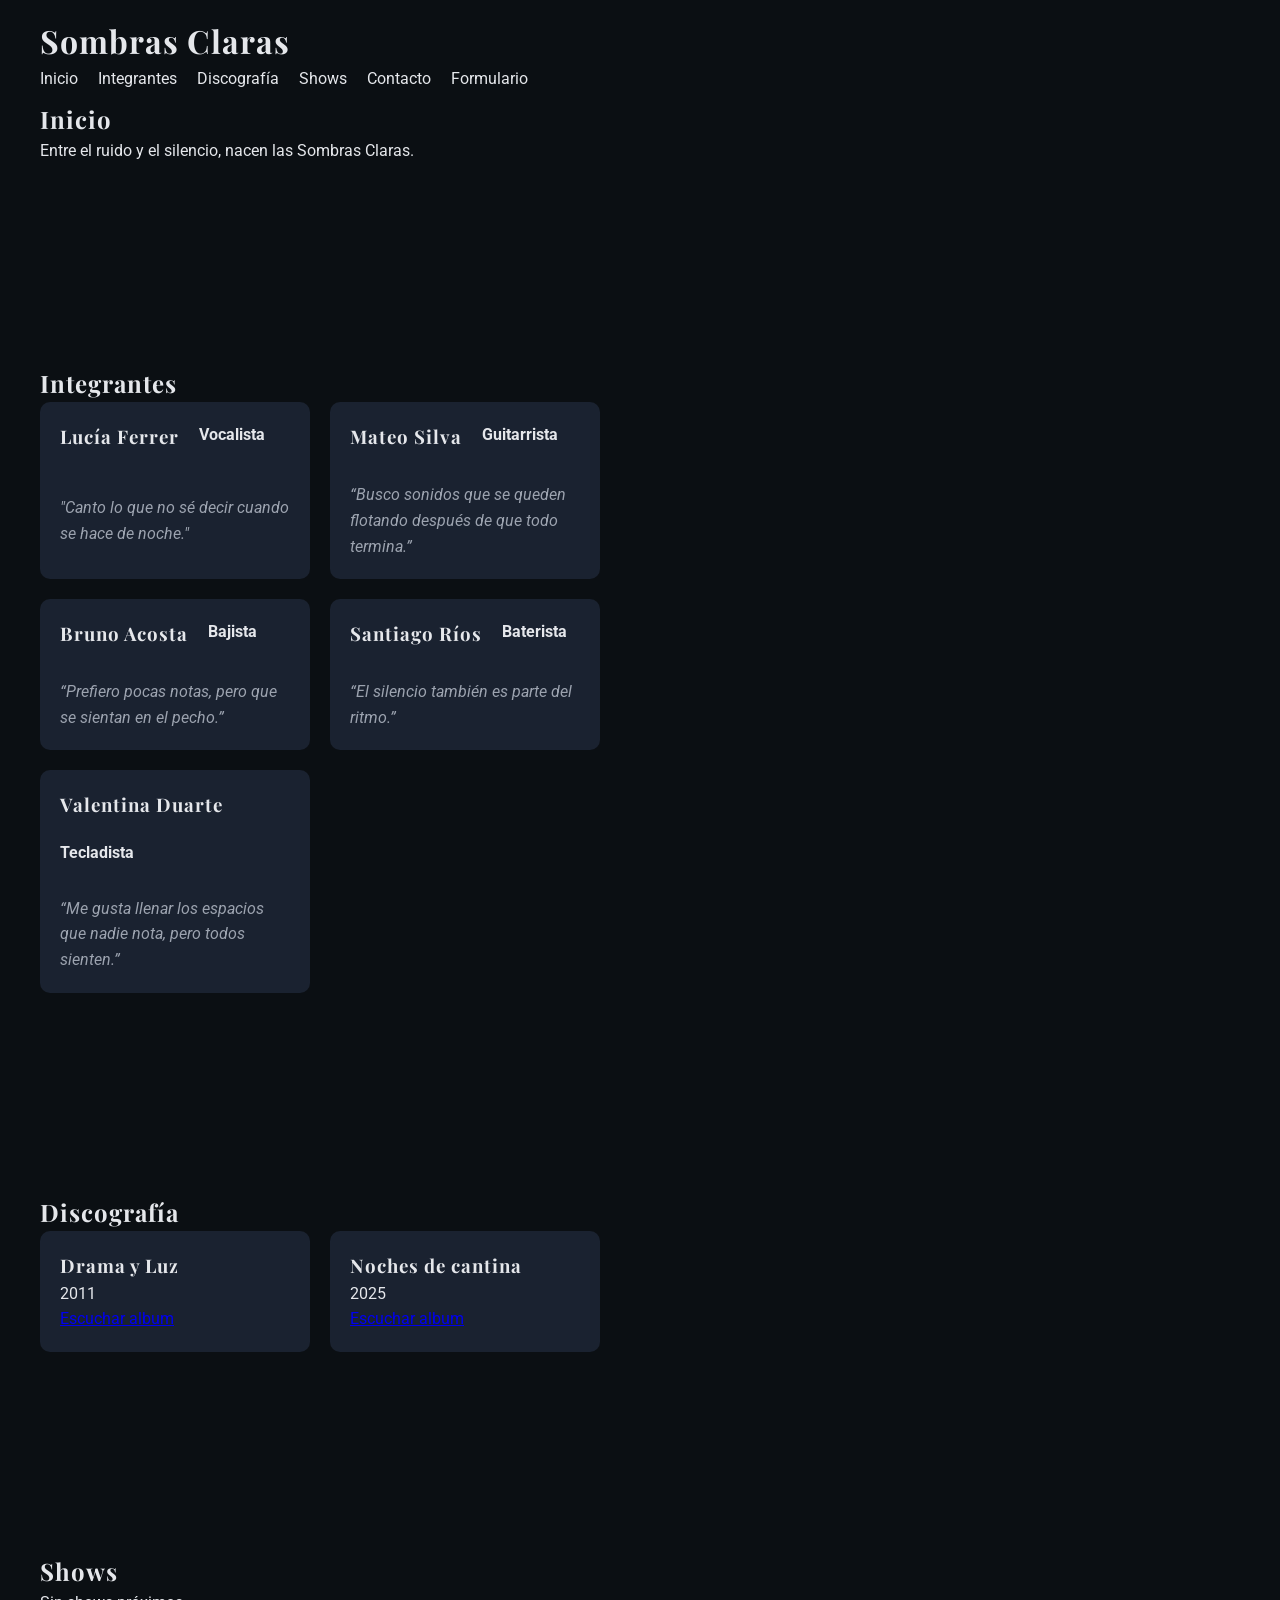
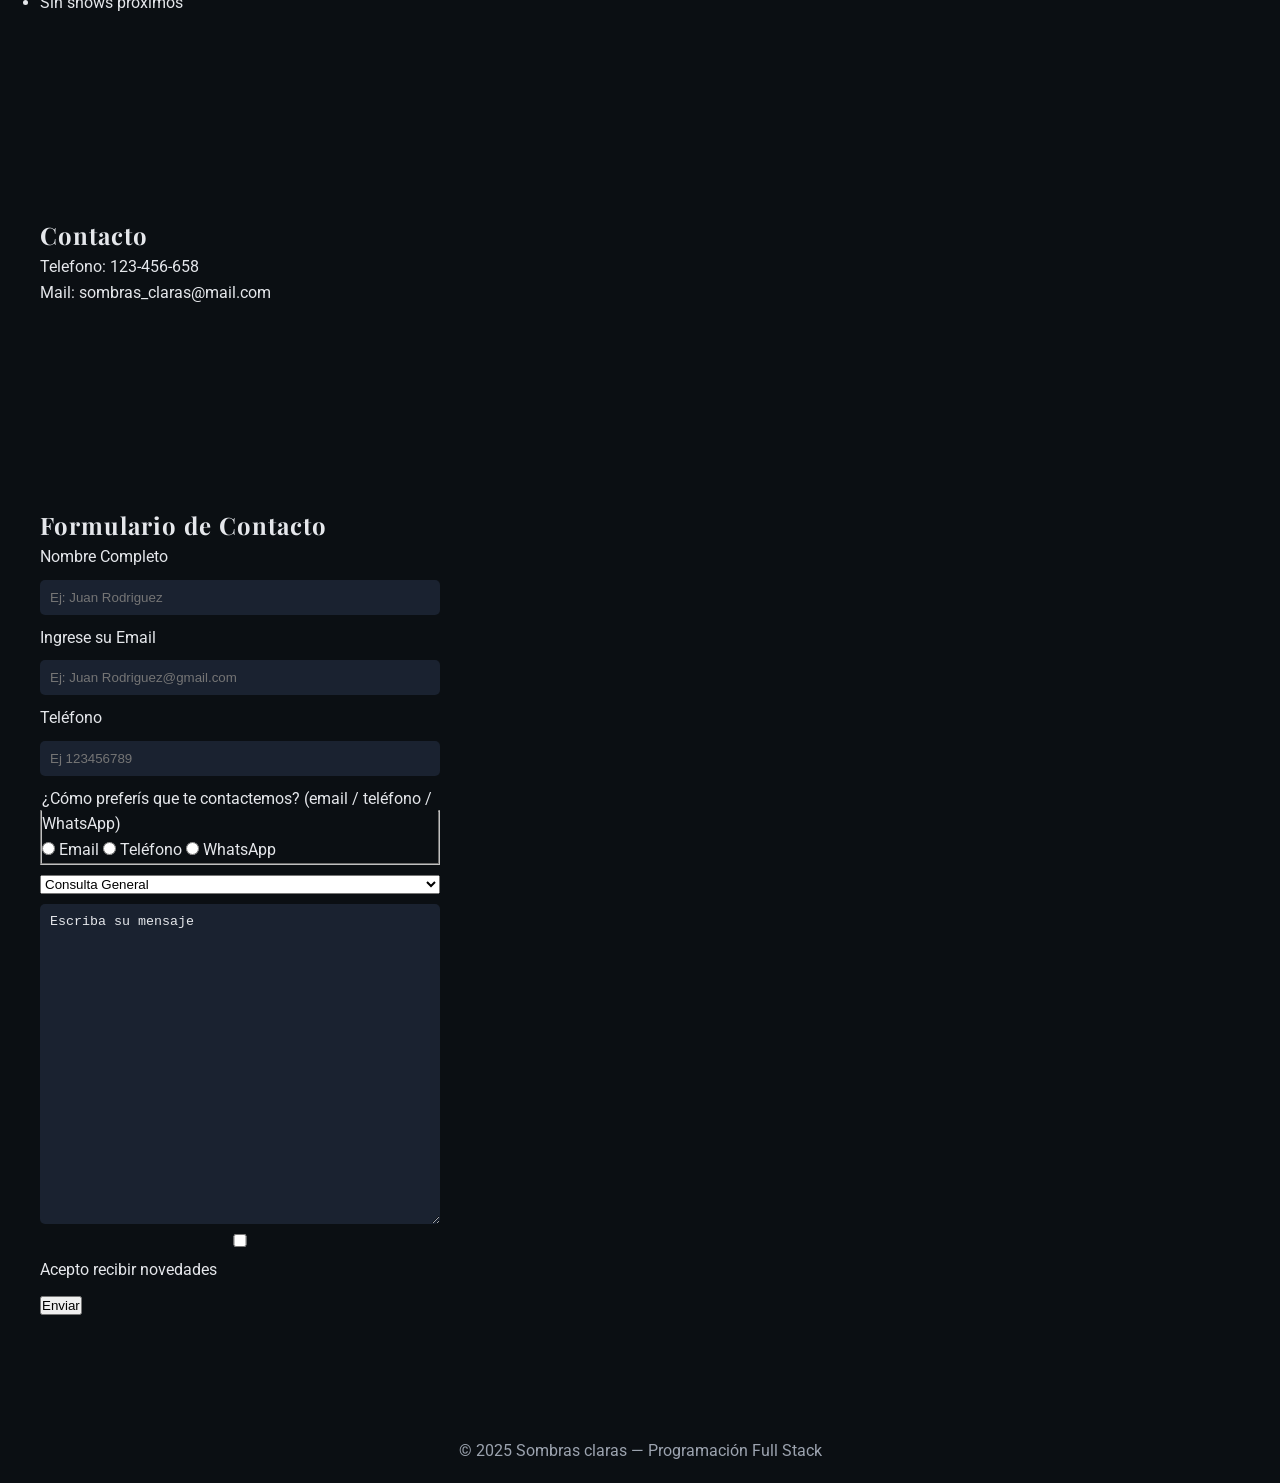
<file: index.html>
<!DOCTYPE html>
<html lang="es">
    <head>
        <meta charset="UTF-8">
        <title>Portfolio del Equipo</title>
        <link rel="preconnect" href="https://fonts.googleapis.com">
<link rel="preconnect" href="https://fonts.gstatic.com" crossorigin>
<link href="https://fonts.googleapis.com/css2?family=Playfair+Display&family=Roboto&display=swap" rel="stylesheet">
        <link rel="stylesheet" href="estilo.css">
    </head>
    <body>
        <main>
        <header>
            <h1>Sombras Claras</h1>
            <nav>
                <ul>
                <li><a href="#Inicio">Inicio</a></li>
                <li><a href="#Integrantes">Integrantes</a></li>
                <li><a href="#Discografia">Discografía</a></li>
                <li><a href="#Shows">Shows</a></li>
                <li><a href="#Contacto">Contacto</a></li>
                <li><a href="#formulario">Formulario</a></li>
                </ul>
            </nav>
        </header>
        <section id="Inicio" class="hero">
            <h2>Inicio</h2>
                <p>Entre el ruido y el silencio, nacen las Sombras Claras.</p>
                
        </section>

        <section id="Integrantes">
            <h2>Integrantes</h2>
               <div class="grid-integrantes">
                <div class="miembro">
                    <h3>Lucía Ferrer</h3>
                    <p><strong>Vocalista</strong></p>
                    <p class="frase">"Canto lo que no sé decir cuando se hace de noche."</p>

                </div>
                <div class="miembro">
                    <h3>Mateo Silva</h3>
                    <p><strong>Guitarrista</strong></p>
                    <p class="frase">“Busco sonidos que se queden flotando después de que todo termina.”</p>
                </div>
                <div class="miembro">
                    <h3>Bruno Acosta</h3>
                    <p><strong>Bajista</strong></p>
                    <p class="frase">“Prefiero pocas notas, pero que se sientan en el pecho.”</p>
                </div>
                <div class="miembro">
                    <h3>Santiago Ríos</h3>
                    <p><strong>Baterista</strong></p>
                    <p class="frase">“El silencio también es parte del ritmo.”</p>
                </div>
                <div class="miembro">
                    <h3>Valentina Duarte</h3>
                    <p><strong>Tecladista</strong></p>
                    <p class="frase">“Me gusta llenar los espacios que nadie nota, pero todos sienten.”</p>
                </div>
                </div>
        </section>
        
        <section id="Discografia">
            <h2>Discografía</h2>
               <div class="grid-discos"> 
                <div class="disco">
                    <h3><strong>Drama y Luz</strong></h3>
                    <p>2011</p>
                    <a href="https://open.spotify.com/intl-es/album/1sqgDb8MhdXgKAdGGLny9g?si=0kLCaxIeSV-JnL2dBgjVxw">Escuchar album</a>
                </div>
                
                <div class="disco">
                    <h3><strong>Noches de cantina</strong></h3>
                    <p>2025</p>
                    <a href="https://open.spotify.com/intl-es/album/7s4iqJ8ygSoGZJuKm21v1g?si=da4s7ByLS2mSgXKjc06n1w">Escuchar album</a>
                </div>
                </div>
        </section>

        <section id="Shows">
            <h2>Shows</h2>
                <ul>
                    <li>Sin shows próximos</li>
                </ul>
        </section>

        <section id="Contacto">
            <h2>Contacto</h2>
                <p>Telefono: 123-456-658</p>
                <p>Mail: sombras_claras@mail.com</p>
        </section>

        <section id="formulario">
            <h2>Formulario de Contacto</h2>
         <form method="POST">
         <label for="nombre">Nombre Completo</label>
         <input type="text" id="nombre" name="nombre" placeholder="Ej: Juan Rodriguez" required>
         <label for="email">Ingrese su Email</label>
         <input type="email" id="email" name="email" placeholder="Ej: Juan Rodriguez@gmail.com" required>
         <label for="teléfono">Teléfono</label>
         <input type="tel" id="teléfono" name="teléfono" placeholder="Ej 123456789" required>
         <fieldset>
          <legend>¿Cómo preferís que te contactemos? (email / teléfono / WhatsApp)</legend>
          <input type="radio" id="contacto-email" name="contacto" value="email" required>
          <label for="contacto-email">Email</label>
          <input type="radio" id="contacto-teléfono" name="contacto" value="teléfono" required>
          <label for="contacto-teléfono">Teléfono</label>
          <input type="radio" id="contacto-whatsapp" name="contacto" value="WhatsApp" required>
          <label for="contacto-whatsapp">WhatsApp</label>
         </fieldset>

        <select name="Motivo de su Consulta">
            <option value="Consulta General">Consulta General</option>
            <option value="Soporte">Soporte</option>
            <option value="Presupuesto">Presupuesto</option>
            <option value="Otro">Otro</option>
        </select>

        <textarea id="mensaje" name="mensaje" rows="20" cols="75">Escriba su mensaje</textarea>

        <input type="checkbox" id="novedades" value="checkbox" /> Acepto recibir novedades</label><es />
        
        <button type="submit">Enviar</button>
        
    
        </form>
        </section>
    </main>
        
    
        <footer>
            <p>© 2025 Sombras claras — Programación Full Stack</p>
        </footer>
    </body>
</html>
</file>
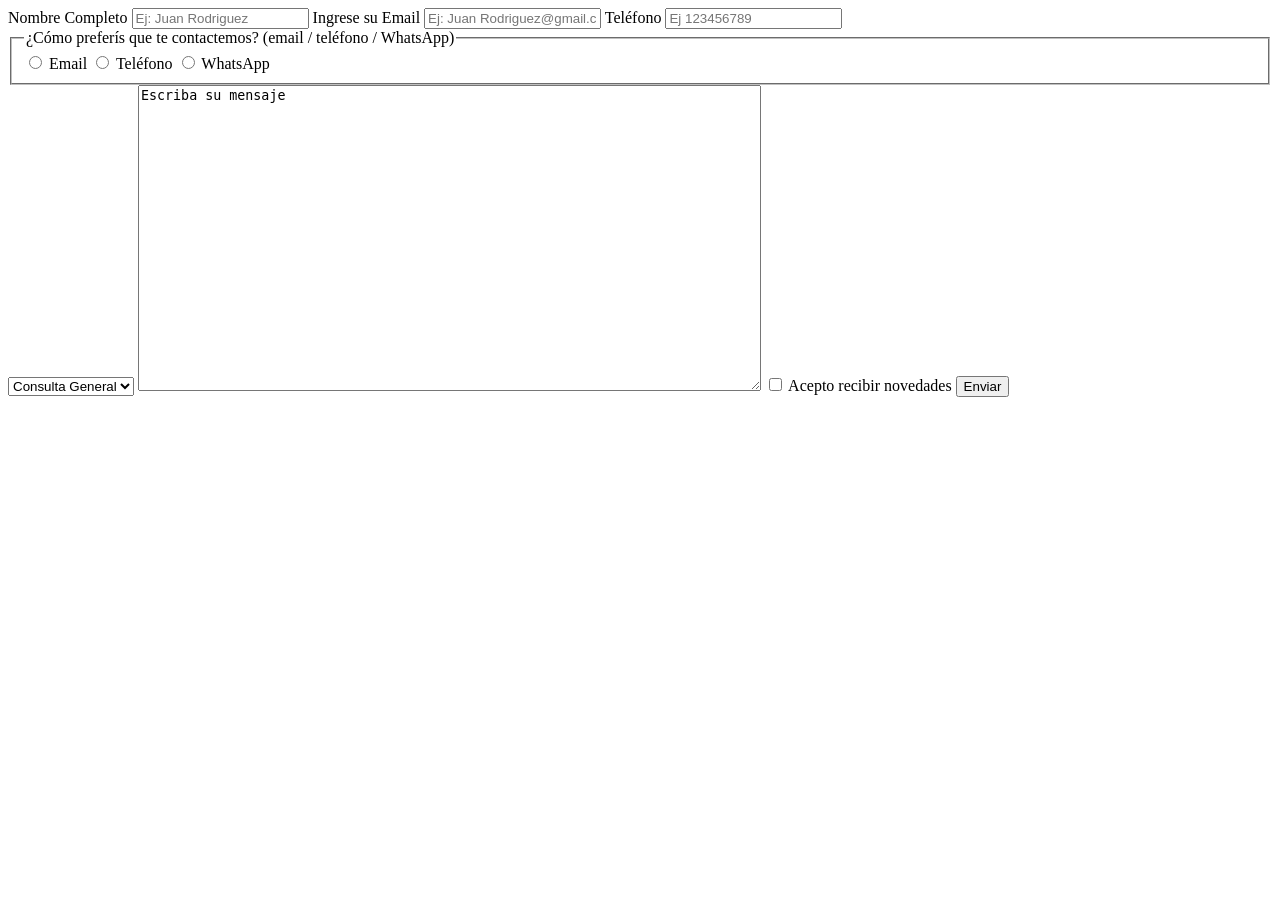
<file: Formulario.html>
<!DOCTYPE html>
<html lang="es">
    <form method="POST">
        <label for="nombre">Nombre Completo</label>
        <input type="text" id="nombre" name="nombre" placeholder="Ej: Juan Rodriguez" required>
        <label for="email">Ingrese su Email</label>
        <input type="email" id="email" name="email" placeholder="Ej: Juan Rodriguez@gmail.com" required>
        <label for="teléfono">Teléfono</label>
        <input type="tel" id="teléfono" name="teléfono" placeholder="Ej 123456789" required>
        <fieldset>
          <legend>¿Cómo preferís que te contactemos? (email / teléfono / WhatsApp)</legend>
          <input type="radio" id="contacto-email" name="contacto" value="email" required>
          <label for="contacto-email">Email</label>
          <input type="radio" id="contacto-teléfono" name="contacto" value="teléfono" required>
          <label for="contacto-teléfono">Teléfono</label>
          <input type="radio" id="contacto-whatsapp" name="contacto" value="WhatsApp" required>
          <label for="contacto-whatsapp">WhatsApp</label>
        </fieldset>

        <select name="Motivo de su Consulta">
            <option value="Consulta General">Consulta General</option>
            <option value="Soporte">Soporte</option>
            <option value="Presupuesto">Presupuesto</option>
            <option value="Otro">Otro</option>
        </select>

        <textarea id="mensaje" name="mensaje" rows="20" cols="75">Escriba su mensaje</textarea>

        <input type="checkbox" id="novedades" value="checkbox" /> Acepto recibir novedades</label><es />
        
        <button type="submit">Enviar</button>

    </form>
</html>
</file>
<file: estilo.css>
* {
  margin: 0;
  padding: 0;
  box-sizing: border-box;
}

h1,h2,h3 {
  font-family: "Playfair Display",serif;
  letter-spacing: 1px;
}

:root {
  --color-fondopg: #0B0F13;
  --color-superficie: #1A2230;
  --color-texto: #E5E7EB;
  --color-acento-hover: #8B5CF6;
  --color-secundario: #9CA3AF;
  --color-especiales: #3B82F6;
}

body {
  display: grid;
  grid-template-columns: 1fr 1fr;
  grid-template-rows: auto 1fr auto; 
  grid-template-areas:
    "header header"
    "main inter"
    "footer footer";
  min-height: 100vh;
  font-family: 'Roboto', sans-serif;
  background-color: var(--color-fondopg);
  color: var(--color-texto);
  line-height: 1.6;
}

header {grid-area: header;}
main {grid-area: main;}
footer {grid-area: footer;}
#integrantes {grid-area: inter;} 

header {
  position: fixed;
  width: 100%;
  top: 0;
  background: var(--color-fondopg);
  backdrop-filter: blur(10px);
  padding: 15px 40px;
}

nav {
  display: flex;
  gap: 24px;
  justify-content: space-between;
  align-items: center;
}

nav ul {
  display: flex;
  list-style: none;
  gap: 20px;
}

nav a {
  text-decoration: none;
  color: var(--color-texto);
  transition: 0.3s;
}

nav a:hover {
  color: var(--color-acento-hover);
}

.inicio {
  height: 100vh;
  display: flex;
  justify-content: center;
  align-items: center;
  text-align: center;
  background: linear-gradient(to bottom, var(--color-fondopg), var(--color-superficie));
}

.inicio h2 {
  font-size: 2.5rem;
}


section {
  padding: 100px 40px;
  background-image: url("https://images.squarespace-cdn.com/content/v1/5c66225bf8135a3f1a696d77/1647406044873-1G7LEVWDVIR2N2N7HLY5/home-7.jpg?format=2500w");
  background-size: cover;          
  background-repeat: no-repeat;    
  background-position: center;
  background-attachment: fixed;    
}

.grid-integrantes {
  display: grid;
  grid-template-columns: repeat(auto-fit, minmax(200px, 1fr));
  gap: 20px;
}

.miembro {
  display: flex;
  flex-wrap: wrap;
  gap: 20px;
  background: var(--color-superficie);
  padding: 20px;
  border-radius: 10px;
  transition: 0.3s;
}

.miembro:hover {
  transform: translateY(-5px);
}

.frase {
  font-style: italic;
  color: var(--color-secundario);
  margin-top: 10px;
}

.grid-discos {
  display: grid;
  grid-template-columns: repeat(auto-fit, minmax(200px, 1fr));
  gap: 20px;
}

.disco {
  background: var(--color-superficie);
  padding: 20px;
  border-radius: 10px;
}

.btn {
  display: inline-block;
  margin-top: 20px;
  padding: 10px 20px;
  background: var(--color-especiales);
  color: var(--color-texto);
  border-radius: 20px;
  text-decoration: none;
  transition: 0.3s;
}

.btn:hover {
  background: var(--color-acento-hover);
}

.galeria {
  display: grid;
  grid-template-columns: repeat(3, 1fr);
  gap: 16px;
}

.galeria-item:first-child {
  grid-column: span 3;
  padding: 20px;
  background-color: var(--color-especiales);
  display: flex;
  flex-direction: column;
  justify-content: space-between;
}

.galeria-item p { flex: 1; }

form {
  display: flex;
  flex-direction: column;
  gap: 10px;
  max-width: 400px;
}

input, textarea {
  padding: 10px;
  border: none;
  border-radius: 5px;
  background: var(--color-superficie);
  color: var(--color-texto);
}

footer {
  background-color: #0B0F13;
  text-align: center;
  width: 100%;
  padding: 20px;
  color: var(--color-secundario);
}
</file>
